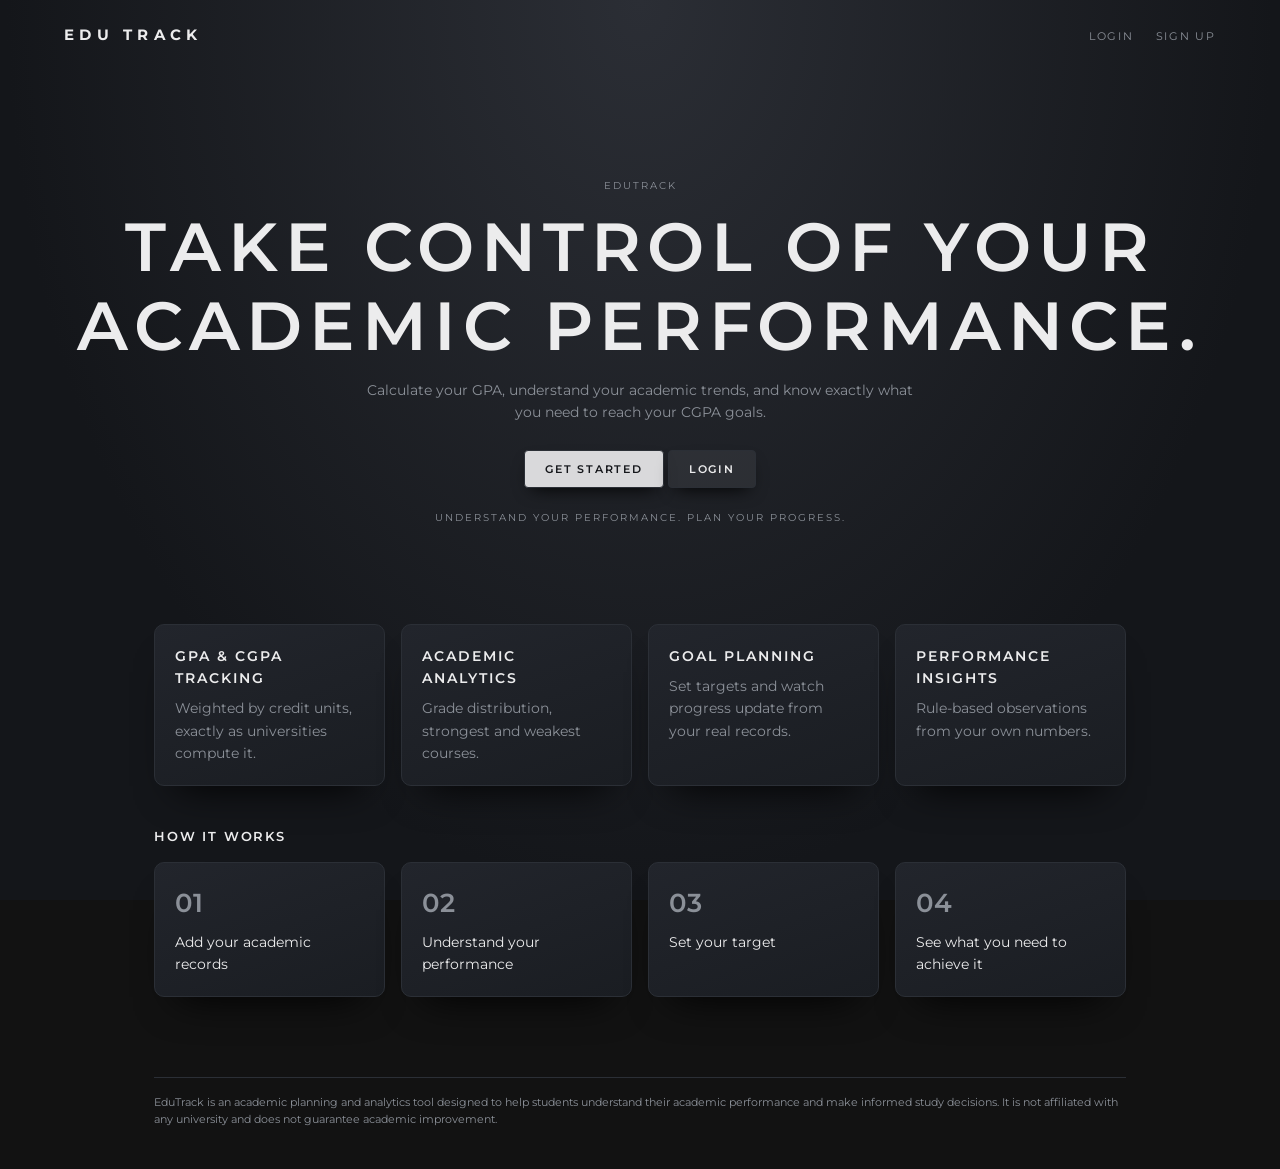
<file: edutrack/index.html>
<!DOCTYPE html>
<html lang="en">
<head>
  <meta charset="utf-8">
  <meta name="viewport" content="width=device-width,initial-scale=1,viewport-fit=cover">
  <title>EduTrack — Understand your performance. Plan your progress.</title>
  <link href="https://fonts.googleapis.com/css2?family=Montserrat:wght@300;400;500;600;700&display=swap" rel="stylesheet">
  <link rel="stylesheet" href="css/style.css">
</head>
<body>
  <div class="top"><a class="logo" style="margin:0" href="index.html">EDU TRACK</a>
    <div><a class="l" href="login.html">Login</a><a class="l" href="signup.html">Sign up</a></div>
  </div>
  <div class="hero">
    <div class="lbl">EduTrack</div>
    <h1>Take Control of Your Academic Performance.</h1>
    <p>Calculate your GPA, understand your academic trends, and know exactly what you need to reach your CGPA
      goals.</p><a class="btn p" href="signup.html">Get Started</a> <a class="btn" href="login.html">Login</a>
    <p class="lbl" style="margin-top:22px">Understand your performance. Plan your progress.</p>
  </div>
  <div class="sec">
    <div class="grid">
      <div class="card">
        <h3>GPA &amp; CGPA Tracking</h3>
        <p class="mut" style="margin-top:8px">Weighted by credit units, exactly as universities compute it.</p>
      </div>
      <div class="card">
        <h3>Academic Analytics</h3>
        <p class="mut" style="margin-top:8px">Grade distribution, strongest and weakest courses.</p>
      </div>
      <div class="card">
        <h3>Goal Planning</h3>
        <p class="mut" style="margin-top:8px">Set targets and watch progress update from your real records.</p>
      </div>
      <div class="card">
        <h3>Performance Insights</h3>
        <p class="mut" style="margin-top:8px">Rule-based observations from your own numbers.</p>
      </div>
    </div>
  </div>
  <div class="sec">
    <h2>How it works</h2>
    <div class="grid">
      <div class="card">
        <div class="step">01</div>
        <p style="margin-top:6px">Add your academic records</p>
      </div>
      <div class="card">
        <div class="step">02</div>
        <p style="margin-top:6px">Understand your performance</p>
      </div>
      <div class="card">
        <div class="step">03</div>
        <p style="margin-top:6px">Set your target</p>
      </div>
      <div class="card">
        <div class="step">04</div>
        <p style="margin-top:6px">See what you need to achieve it</p>
      </div>
    </div>
  </div>
  <div class="sec">
    <footer>EduTrack is an academic planning and analytics tool designed to help students understand their
      academic performance and make informed study decisions. It is not affiliated with any university and does
      not guarantee academic improvement.</footer>
  </div>
  <script src="js/app.js"></script>
  <script>window.PAGE='index'; route();</script>
</body>
</html>
</file>
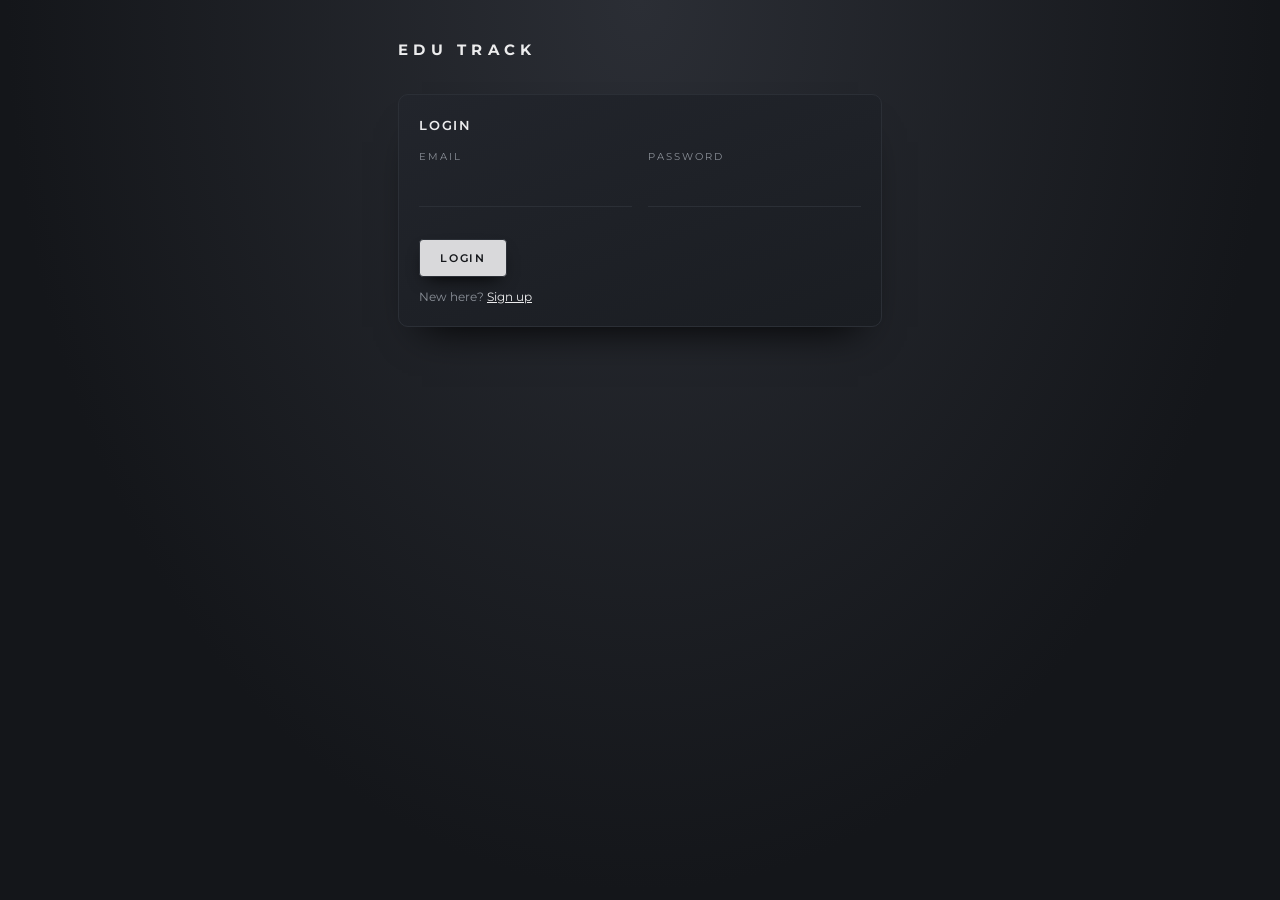
<file: edutrack/login.html>
<!DOCTYPE html>
<html lang="en">
<head>
  <meta charset="utf-8">
  <meta name="viewport" content="width=device-width,initial-scale=1,viewport-fit=cover">
  <title>EduTrack — Login</title>
  <link href="https://fonts.googleapis.com/css2?family=Montserrat:wght@300;400;500;600;700&display=swap" rel="stylesheet">
  <link rel="stylesheet" href="css/style.css">
</head>
<body>
  <div class="auth"><a class="logo" href="index.html">EDU TRACK</a>
    <form class="card" id="f" onsubmit="return liSubmit(event)">
      <h2>Login</h2>
      <div class="grid">
        <div>
          <div class="lbl">Email</div><input name="email" type="email" value="">
        </div>
        <div>
          <div class="lbl">Password</div><input name="password" type="password" value="">
        </div>
      </div>
      <p class="err" id="e"></p><button class="btn p">Login</button>
      <p class="note">New here? <a href="signup.html">Sign up</a></p>
    </form>
  </div>
  <script src="js/app.js"></script>
  <script src="js/auth.js"></script>
  <script>window.PAGE='login'; route();</script>
</body>
</html>
</file>
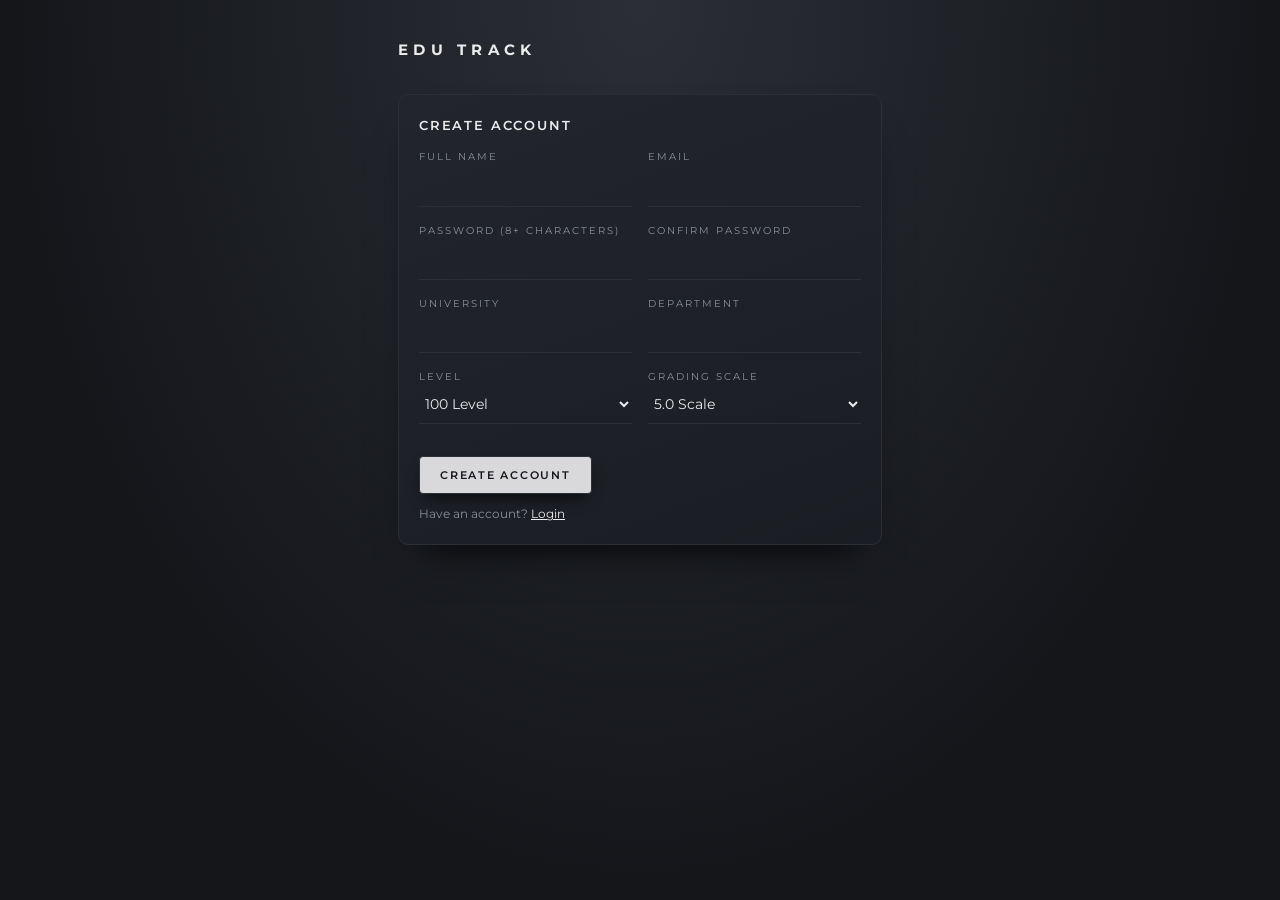
<file: edutrack/signup.html>
<!DOCTYPE html>
<html lang="en">
<head>
  <meta charset="utf-8">
  <meta name="viewport" content="width=device-width,initial-scale=1,viewport-fit=cover">
  <title>EduTrack — Sign up</title>
  <link href="https://fonts.googleapis.com/css2?family=Montserrat:wght@300;400;500;600;700&display=swap" rel="stylesheet">
  <link rel="stylesheet" href="css/style.css">
</head>
<body>
  <div class="auth"><a class="logo" href="index.html">EDU TRACK</a>
    <form class="card" id="f" onsubmit="return suSubmit(event)">
      <h2>Create account</h2>
      <div class="grid">
        <div>
          <div class="lbl">Full name</div><input name="name" value="">
        </div>
        <div>
          <div class="lbl">Email</div><input name="email" type="email" value="">
        </div>
        <div>
          <div class="lbl">Password (8+ characters)</div><input name="password" type="password" value="">
        </div>
        <div>
          <div class="lbl">Confirm password</div><input name="confirm" type="password" value="">
        </div>
        <div>
          <div class="lbl">University</div><input name="univ" value="">
        </div>
        <div>
          <div class="lbl">Department</div><input name="dept" value="">
        </div>
        <div>
          <div class="lbl">Level</div><select name="level">
            <option>100 Level</option>,<option>200 Level</option>,<option>300 Level</option>,<option>400 Level
            </option>,<option>500 Level</option>,<option>600 Level</option>
          </select>
        </div>
        <div>
          <div class="lbl">Grading scale</div><select name="scale">
            <option value="5">5.0 Scale</option>
            <option value="4">4.0 Scale</option>
          </select>
        </div>
      </div>
      <p class="err" id="e"></p><button class="btn p">Create account</button>
      <p class="note">Have an account? <a href="login.html">Login</a></p>
    </form>
  </div>
  <script src="js/app.js"></script>
  <script src="js/sample-data.js"></script>
  <script src="js/auth.js"></script>
  <script>window.PAGE='signup'; route();</script>
</body>
</html>
</file>
<file: edutrack/css/style.css>
/* EduTrack — dark monochrome theme (charcoal, light-grey accent, Montserrat) */

:root {
    --bg: #14161a;
    --card: #1c1f25;
    --line: #2b2f36;
    --tx: #ececed;
    --mut: #8b9098;
    --ac: #d9d9db;
    --bad: #d19a9a;

    box-sizing: border-box;
    padding-top: env(safe-area-inset-top, 0px);
    color-scheme: dark;
}

* {
    box-sizing: border-box;
    margin: 0;
}

body {
    font: 400 14px/1.6 Montserrat, system-ui, sans-serif;
    color: var(--tx);
    background: radial-gradient(
        ellipse at 50% 0,
        #2b2e35,
        var(--bg) 70%
    ) fixed;
    min-height: 100vh;
    overflow-x: hidden;
}

h1,
h2,
h3 {
    font-weight: 600;
    letter-spacing: 0.14em;
    text-transform: uppercase;
}

h1 {
    font-size: 18px;
    margin-bottom: 22px;
}

h2 {
    font-size: 13px;
}

h3 {
    font-size: 14px;
}

a {
    color: var(--tx);
}

.app {
    display: flex;
    min-height: 100vh;
}

/* Sidebar */

aside {
    width: 220px;
    position: sticky;
    top: 0;
    height: 100vh;
    padding: 28px 18px;
    border-right: 1px solid var(--line);
}

.logo {
    font-weight: 700;
    letter-spacing: 0.35em;
    font-size: 15px;
    line-height: 1.3;
    margin-bottom: 34px;
    display: block;
    text-decoration: none;
}

.nv {
    display: block;
    padding: 10px 12px;
    color: var(--mut);
    text-transform: uppercase;
    letter-spacing: 0.14em;
    font-size: 11px;
    text-decoration: none;
    border-radius: 6px;
}

.nv.on {
    color: var(--tx);
    background: #ffffff0d;
}

.s {
    display: none;
}

/* Main */

main {
    flex: 1;
    min-width: 0;
    padding: 34px;
    max-width: 1100px;
}

/* Cards */

.card {
    background: linear-gradient(160deg, #22252c, #1a1d22);
    border: 1px solid var(--line);
    border-radius: 10px;
    padding: 20px;
    box-shadow: 0 24px 40px -24px #000;
}

/* Grids */

.grid {
    display: grid;
    gap: 16px;
    grid-template-columns: repeat(auto-fit, minmax(200px, 1fr));
}

.g2 {
    display: grid;
    gap: 16px;
    grid-template-columns: repeat(auto-fit, minmax(300px, 1fr));
    margin-top: 16px;
}

/* Text */

.lbl {
    font-size: 10px;
    letter-spacing: 0.2em;
    text-transform: uppercase;
    color: var(--mut);
}

.big {
    font-size: 30px;
    font-weight: 600;
    margin-top: 4px;
}

.mut,
.note {
    color: var(--mut);
}

.note {
    font-size: 12px;
    margin-top: 10px;
}

/* Inputs */

input,
select {
    width: 100%;
    background: transparent;
    border: 0;
    border-bottom: 1px solid var(--line);
    color: var(--tx);
    padding: 9px 2px;
    font: inherit;
    outline: 0;
    border-radius: 0;
}

input:focus,
select:focus {
    border-color: var(--ac);
}

option {
    background: #1c1f25;
}

input:disabled {
    color: var(--mut);
}

/* Buttons */

.btn {
    background: #ffffff10;
    border: 1px solid var(--line);
    color: var(--tx);
    padding: 11px 20px;
    border-radius: 4px;
    font: 600 11px Montserrat, sans-serif;
    letter-spacing: 0.16em;
    text-transform: uppercase;
    cursor: pointer;
    text-decoration: none;
    display: inline-block;
    box-shadow: 0 8px 18px -8px #000;
}

.btn:hover {
    background: #ffffff1c;
}

.btn.p {
    background: var(--ac);
    color: #15171b;
}

.btn.d {
    color: var(--bad);
}

/* Actions */

.acts {
    display: flex;
    gap: 10px;
    flex-wrap: wrap;
    margin-top: 16px;
}

.row {
    display: flex;
    justify-content: space-between;
    margin: 10px 0 6px;
}

/* Progress Bar */

.bar {
    height: 6px;
    background: #ffffff14;
    border-radius: 9px;
    overflow: hidden;
}

.bar i {
    display: block;
    height: 100%;
    background: var(--ac);
}

/* Tables */

.sc {
    overflow-x: auto;
}

table {
    width: 100%;
    border-collapse: collapse;
}

td,
th {
    padding: 8px 6px;
    text-align: left;
    border-bottom: 1px solid var(--line);
}

th {
    font-size: 10px;
    color: var(--mut);
    letter-spacing: 0.15em;
    text-transform: uppercase;
    font-weight: 500;
}

/* Messages */

.err {
    color: var(--bad);
    font-size: 12px;
    min-height: 18px;
    margin-top: 8px;
}

.empty {
    text-align: center;
    color: var(--mut);
}

.tag {
    font-size: 9px;
    letter-spacing: 0.15em;
    text-transform: uppercase;
    border: 1px solid var(--mut);
    padding: 1px 6px;
    border-radius: 9px;
    color: var(--mut);
}

/* Form Row */

.crow {
    display: grid;
    grid-template-columns: 1fr 2fr 80px 100px 40px;
    gap: 12px;
    align-items: end;
    margin-bottom: 10px;
}

/* Toast */

.toast {
    position: fixed;
    top: 16px;
    right: 16px;
    background: var(--ac);
    color: #15171b;
    padding: 10px 16px;
    border-radius: 4px;
    font-weight: 600;
    z-index: 9;
}

/* Details */

details summary {
    cursor: pointer;
}

/* Footer */

footer {
    margin-top: 40px;
    padding-top: 16px;
    border-top: 1px solid var(--line);
    color: var(--mut);
    font-size: 11px;
}

/* Authentication */

.auth {
    max-width: 520px;
    margin: 0 auto;
    padding: 40px 18px;
}

.auth form {
    margin-top: 10px;
}

.auth .grid {
    margin: 14px 0;
}

/* Top Navigation */

.top {
    display: flex;
    justify-content: space-between;
    align-items: center;
    padding: 24px 5vw;
}

.top a.l {
    color: var(--mut);
    text-transform: uppercase;
    letter-spacing: 0.16em;
    font-size: 11px;
    text-decoration: none;
    margin-left: 22px;
}

/* Hero */

.hero {
    text-align: center;
    padding: 12vh 5vw 8vh;
}

.hero h1 {
    font-size: clamp(30px, 7vw, 68px);
    letter-spacing: 0.1em;
    line-height: 1.15;
    margin: 14px 0;
}

.hero p {
    color: var(--mut);
    max-width: 560px;
    margin: 0 auto 26px;
}

/* Sections */

.sec {
    padding: 0 5vw 40px;
    max-width: 1100px;
    margin: 0 auto;
}

.sec > h2 {
    margin-bottom: 16px;
}

.step {
    font-size: 26px;
    font-weight: 600;
    color: var(--mut);
}

/* Mobile */

@media (max-width: 760px) {
    aside {
        position: fixed;
        bottom: 0;
        left: 0;
        right: 0;
        top: auto;
        width: auto;
        height: auto;
        padding: 4px 4px calc(4px + env(safe-area-inset-bottom, 0px));
        border-top: 1px solid var(--line);
        border-right: 0;
        background: #14161af2;
        z-index: 5;
        display: flex;
    }

    aside .logo {
        display: none;
    }

    aside nav {
        display: flex;
        width: 100%;
    }

    .nv {
        flex: 1;
        text-align: center;
        padding: 9px 0;
        font-size: 9px;
        letter-spacing: 0.06em;
    }

    .f {
        display: none;
    }

    .s {
        display: inline;
    }

    main {
        padding: 20px 16px 90px;
    }

    .crow {
        grid-template-columns: 1fr 1fr;
    }

    .crow > button {
        grid-column: span 2;
    }

    .big {
        font-size: 24px;
    }
}
</file>
